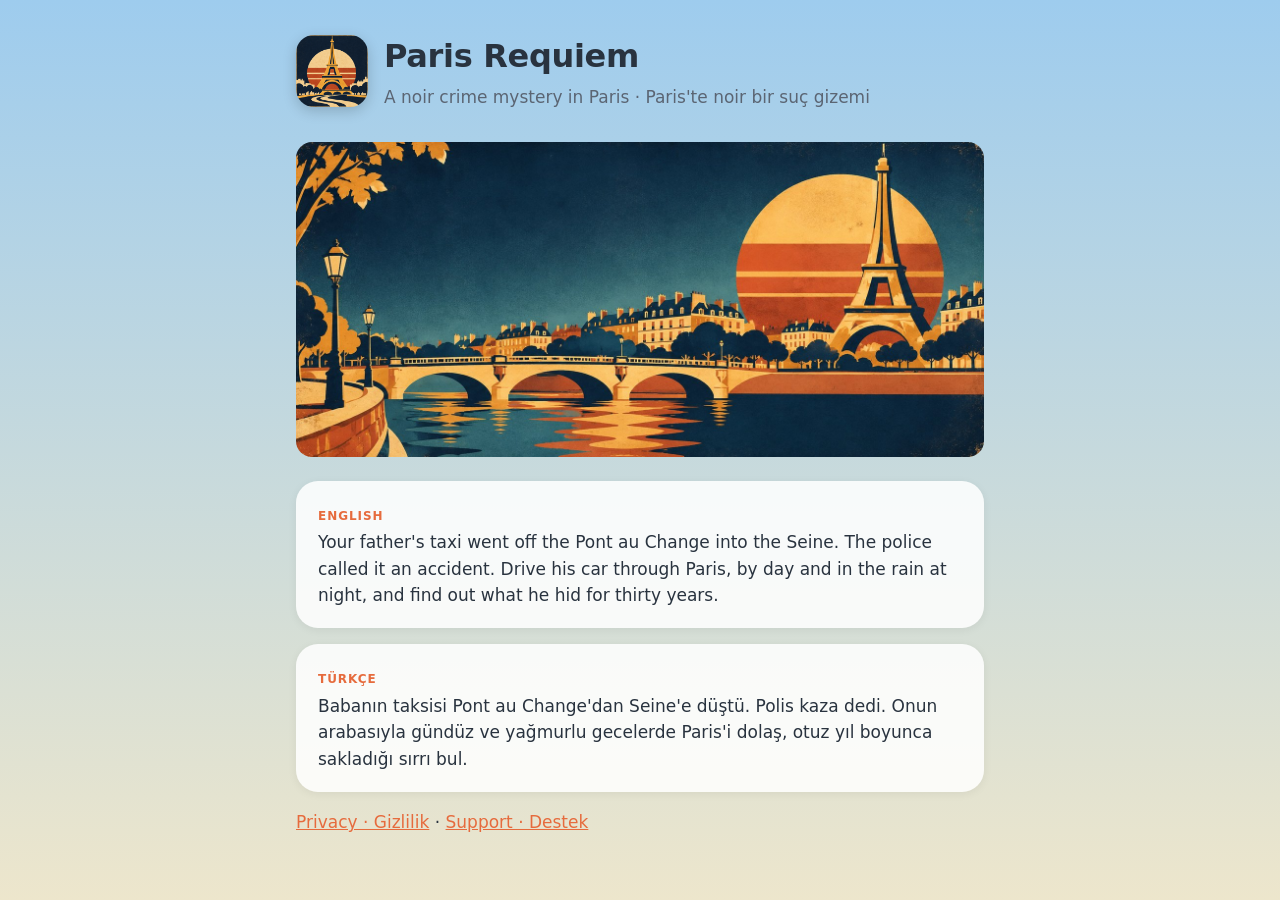
<file: index.html>
<!doctype html>
<html lang="en">
<head>
  <meta charset="utf-8">
  <meta name="viewport" content="width=device-width, initial-scale=1">
  <title>Paris Requiem</title>
  <meta name="description" content="Paris Requiem: a story-driven noir crime mystery in Paris, for iPhone and iPad.">
  <link rel="icon" href="icon.png">
  <link rel="stylesheet" href="style.css">
</head>
<body>
<main>
  <header>
    <img src="icon.png" alt="Paris Requiem">
    <div>
      <h1>Paris Requiem</h1>
      <p class="tagline">A noir crime mystery in Paris · Paris'te noir bir suç gizemi</p>
    </div>
  </header>
  <img src="poster.jpg" alt="Paris at sunset over the Seine" style="width:100%;border-radius:16px;margin:8px 0 16px">
  <section class="card">
    <span class="lang">ENGLISH</span>
    <p>Your father's taxi went off the Pont au Change into the Seine. The police called it an accident.
      Drive his car through Paris, by day and in the rain at night, and find out what he hid for thirty years.</p>
  </section>
  <section class="card">
    <span class="lang">TÜRKÇE</span>
    <p>Babanın taksisi Pont au Change'dan Seine'e düştü. Polis kaza dedi. Onun arabasıyla gündüz ve yağmurlu
      gecelerde Paris'i dolaş, otuz yıl boyunca sakladığı sırrı bul.</p>
  </section>
  <p class="links"><a href="privacy.html">Privacy · Gizlilik</a> · <a href="support.html">Support · Destek</a></p>
</main>
</body>
</html>
</file>
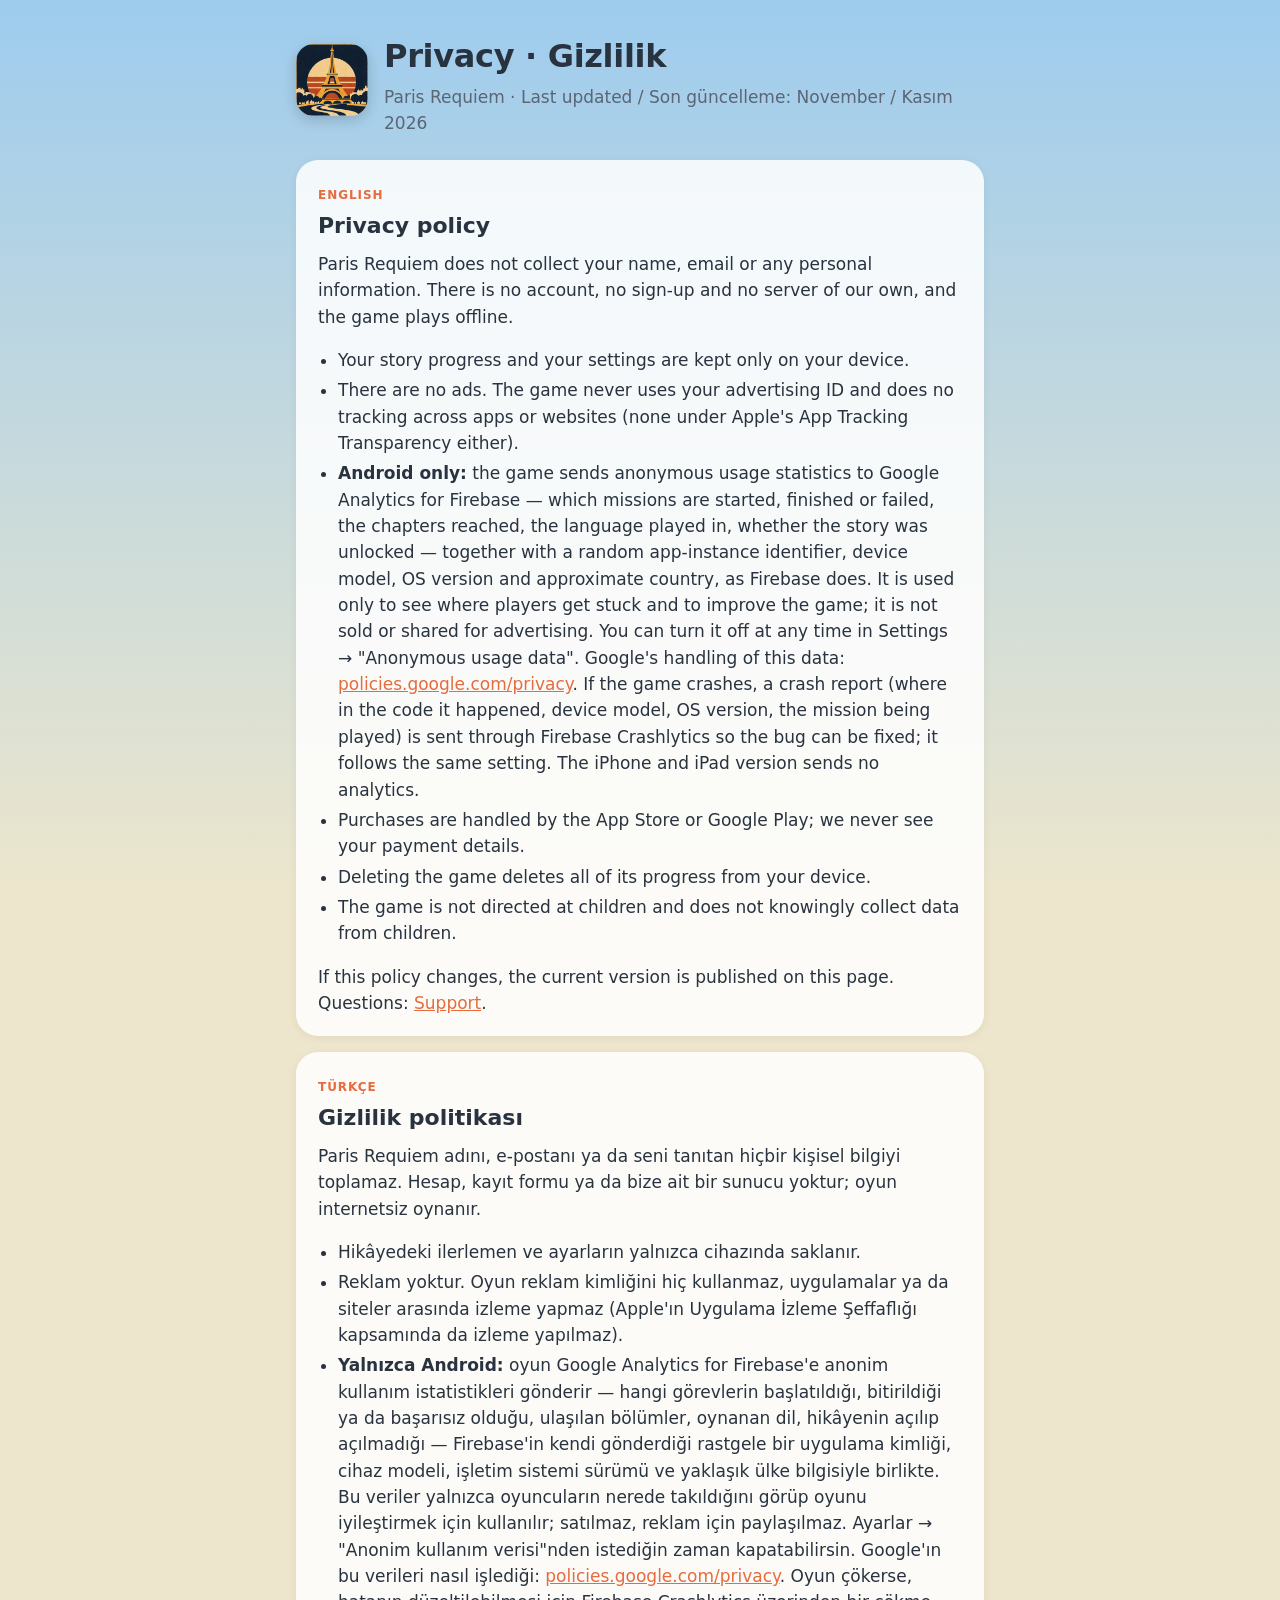
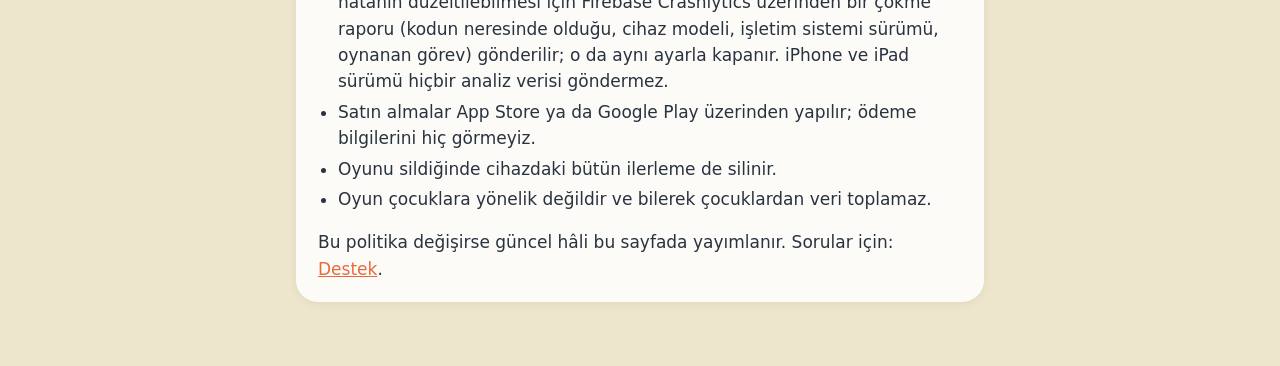
<file: privacy.html>
<!doctype html>
<html lang="en">
<head>
  <meta charset="utf-8">
  <meta name="viewport" content="width=device-width, initial-scale=1">
  <title>Paris Requiem Privacy</title>
  <meta name="description" content="Paris Requiem privacy policy: no personal data is collected; anonymous usage statistics and crash reports on Android only, which you can turn off.">
  <link rel="icon" href="icon.png">
  <link rel="stylesheet" href="style.css">
</head>
<body>
<main>
  <header>
    <a href="./"><img src="icon.png" alt="Paris Requiem"></a>
    <div>
      <h1>Privacy · Gizlilik</h1>
      <p class="tagline">Paris Requiem · Last updated / Son güncelleme: November / Kasım 2026</p>
    </div>
  </header>
  <section class="card">
    <span class="lang">ENGLISH</span>
    <h2>Privacy policy</h2>
    <p>Paris Requiem does not collect your name, email or any personal information. There is no account,
      no sign-up and no server of our own, and the game plays offline.</p>
    <ul>
      <li>Your story progress and your settings are kept only on your device.</li>
      <li>There are no ads. The game never uses your advertising ID and does no tracking across apps or websites
        (none under Apple's App Tracking Transparency either).</li>
      <li><strong>Android only:</strong> the game sends anonymous usage statistics to Google Analytics for Firebase —
        which missions are started, finished or failed, the chapters reached, the language played in, whether the
        story was unlocked — together with a random app-instance identifier, device model, OS version and approximate
        country, as Firebase does. It is used only to see where players get stuck and to improve the game; it is not
        sold or shared for advertising. You can turn it off at any time in Settings → "Anonymous usage data".
        Google's handling of this data: <a href="https://policies.google.com/privacy">policies.google.com/privacy</a>.
        If the game crashes, a crash report (where in the code it happened, device model, OS version, the mission being
        played) is sent through Firebase Crashlytics so the bug can be fixed; it follows the same setting.
        The iPhone and iPad version sends no analytics.</li>
      <li>Purchases are handled by the App Store or Google Play; we never see your payment details.</li>
      <li>Deleting the game deletes all of its progress from your device.</li>
      <li>The game is not directed at children and does not knowingly collect data from children.</li>
    </ul>
    <p>If this policy changes, the current version is published on this page. Questions: <a href="support.html">Support</a>.</p>
  </section>
  <section class="card">
    <span class="lang">TÜRKÇE</span>
    <h2>Gizlilik politikası</h2>
    <p>Paris Requiem adını, e-postanı ya da seni tanıtan hiçbir kişisel bilgiyi toplamaz. Hesap, kayıt formu ya da
      bize ait bir sunucu yoktur; oyun internetsiz oynanır.</p>
    <ul>
      <li>Hikâyedeki ilerlemen ve ayarların yalnızca cihazında saklanır.</li>
      <li>Reklam yoktur. Oyun reklam kimliğini hiç kullanmaz, uygulamalar ya da siteler arasında izleme yapmaz
        (Apple'ın Uygulama İzleme Şeffaflığı kapsamında da izleme yapılmaz).</li>
      <li><strong>Yalnızca Android:</strong> oyun Google Analytics for Firebase'e anonim kullanım istatistikleri gönderir —
        hangi görevlerin başlatıldığı, bitirildiği ya da başarısız olduğu, ulaşılan bölümler, oynanan dil, hikâyenin açılıp
        açılmadığı — Firebase'in kendi gönderdiği rastgele bir uygulama kimliği, cihaz modeli, işletim sistemi sürümü ve
        yaklaşık ülke bilgisiyle birlikte. Bu veriler yalnızca oyuncuların nerede takıldığını görüp oyunu iyileştirmek için
        kullanılır; satılmaz, reklam için paylaşılmaz. Ayarlar → "Anonim kullanım verisi"nden istediğin zaman kapatabilirsin.
        Google'ın bu verileri nasıl işlediği: <a href="https://policies.google.com/privacy">policies.google.com/privacy</a>.
        Oyun çökerse, hatanın düzeltilebilmesi için Firebase Crashlytics üzerinden bir çökme raporu (kodun neresinde olduğu,
        cihaz modeli, işletim sistemi sürümü, oynanan görev) gönderilir; o da aynı ayarla kapanır.
        iPhone ve iPad sürümü hiçbir analiz verisi göndermez.</li>
      <li>Satın almalar App Store ya da Google Play üzerinden yapılır; ödeme bilgilerini hiç görmeyiz.</li>
      <li>Oyunu sildiğinde cihazdaki bütün ilerleme de silinir.</li>
      <li>Oyun çocuklara yönelik değildir ve bilerek çocuklardan veri toplamaz.</li>
    </ul>
    <p>Bu politika değişirse güncel hâli bu sayfada yayımlanır. Sorular için: <a href="support.html">Destek</a>.</p>
  </section>
</main>
</body>
</html>
</file>
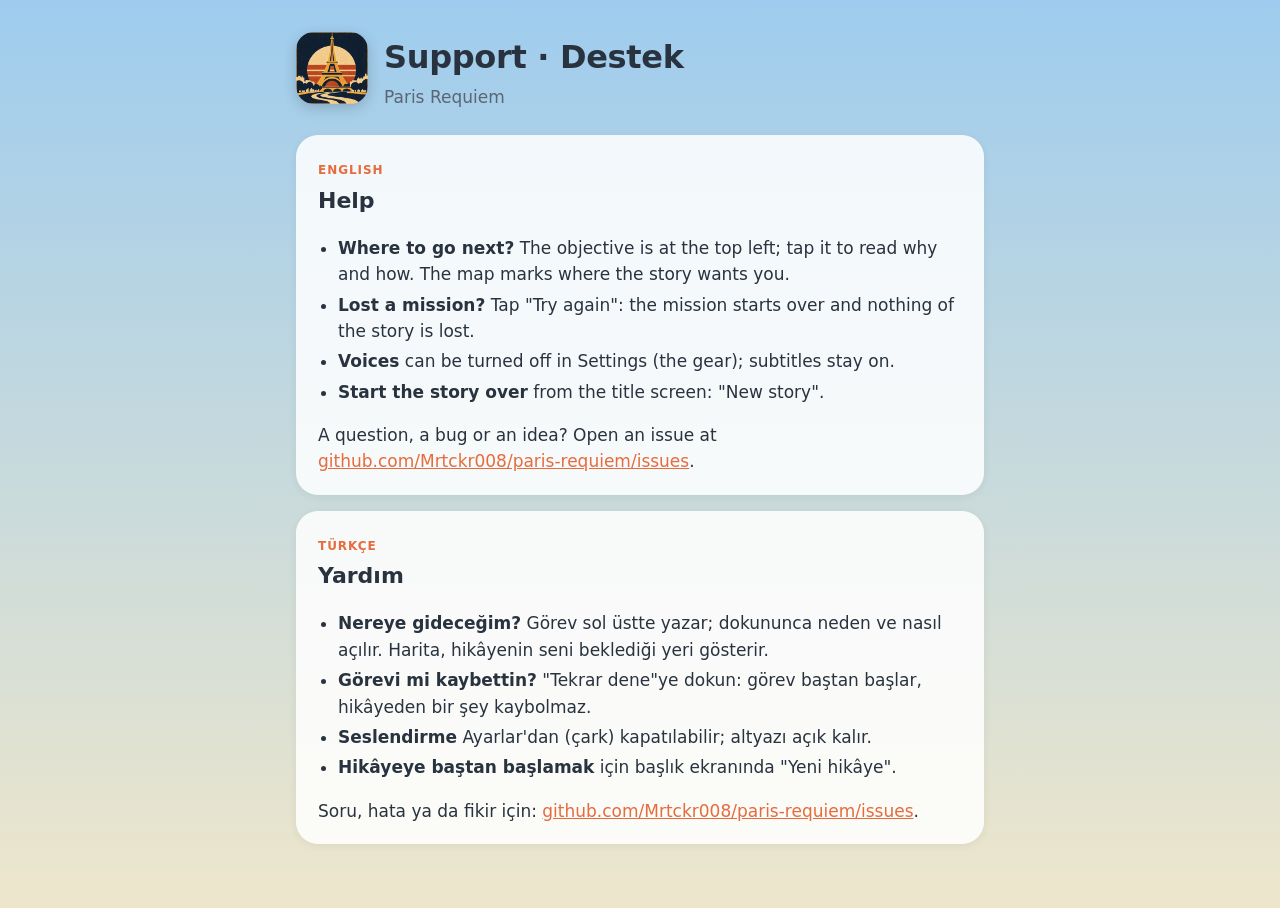
<file: support.html>
<!doctype html>
<html lang="en">
<head>
  <meta charset="utf-8">
  <meta name="viewport" content="width=device-width, initial-scale=1">
  <title>Paris Requiem Support</title>
  <meta name="description" content="Help and contact for Paris Requiem.">
  <link rel="icon" href="icon.png">
  <link rel="stylesheet" href="style.css">
</head>
<body>
<main>
  <header>
    <a href="./"><img src="icon.png" alt="Paris Requiem"></a>
    <div>
      <h1>Support · Destek</h1>
      <p class="tagline">Paris Requiem</p>
    </div>
  </header>
  <section class="card">
    <span class="lang">ENGLISH</span>
    <h2>Help</h2>
    <ul>
      <li><strong>Where to go next?</strong> The objective is at the top left; tap it to read why and how. The map marks where the story wants you.</li>
      <li><strong>Lost a mission?</strong> Tap "Try again": the mission starts over and nothing of the story is lost.</li>
      <li><strong>Voices</strong> can be turned off in Settings (the gear); subtitles stay on.</li>
      <li><strong>Start the story over</strong> from the title screen: "New story".</li>
    </ul>
    <p>A question, a bug or an idea? Open an issue at
      <a href="https://github.com/Mrtckr008/paris-requiem/issues">github.com/Mrtckr008/paris-requiem/issues</a>.</p>
  </section>
  <section class="card">
    <span class="lang">TÜRKÇE</span>
    <h2>Yardım</h2>
    <ul>
      <li><strong>Nereye gideceğim?</strong> Görev sol üstte yazar; dokununca neden ve nasıl açılır. Harita, hikâyenin seni beklediği yeri gösterir.</li>
      <li><strong>Görevi mi kaybettin?</strong> "Tekrar dene"ye dokun: görev baştan başlar, hikâyeden bir şey kaybolmaz.</li>
      <li><strong>Seslendirme</strong> Ayarlar'dan (çark) kapatılabilir; altyazı açık kalır.</li>
      <li><strong>Hikâyeye baştan başlamak</strong> için başlık ekranında "Yeni hikâye".</li>
    </ul>
    <p>Soru, hata ya da fikir için:
      <a href="https://github.com/Mrtckr008/paris-requiem/issues">github.com/Mrtckr008/paris-requiem/issues</a>.</p>
  </section>
</main>
</body>
</html>
</file>
<file: style.css>
/* Makas — the game's little website (docs/AppStore.md): the sky of the
   game behind cards of plain text. */

:root {
  --sky-top: #9eccee;
  --sky-bottom: #ede6cc;
  --ink: #29333f;
  --soft: #5b6573;
  --card: rgba(255, 255, 255, 0.86);
  --accent: #e66b3d;
  --line: rgba(41, 51, 63, 0.12);
}

@media (prefers-color-scheme: dark) {
  :root {
    --sky-top: #1d2a3a;
    --sky-bottom: #2b2a26;
    --ink: #eef1f5;
    --soft: #b4bcc7;
    --card: rgba(30, 36, 46, 0.86);
    --line: rgba(238, 241, 245, 0.14);
  }
}

* { box-sizing: border-box; }

html { background: var(--sky-bottom); }

body {
  margin: 0;
  min-height: 100vh;
  color: var(--ink);
  background: linear-gradient(var(--sky-top), var(--sky-bottom)) fixed;
  font: 17px/1.55 ui-rounded, -apple-system, "SF Pro Rounded", system-ui, sans-serif;
}

main {
  max-width: 720px;
  margin: 0 auto;
  padding: 32px 16px 48px;
}

header {
  display: flex;
  align-items: center;
  gap: 16px;
  margin-bottom: 24px;
}

header img {
  width: 72px;
  height: 72px;
  border-radius: 18px;
  box-shadow: 0 4px 14px rgba(0, 0, 0, 0.18);
}

header a { color: inherit; text-decoration: none; }

h1 { margin: 0; font-size: 32px; font-weight: 800; letter-spacing: -0.01em; }
h2 { margin: 0 0 8px; font-size: 22px; font-weight: 800; }
h3 { margin: 20px 0 4px; font-size: 17px; font-weight: 800; }

.tagline { margin: 2px 0 0; color: var(--soft); }

.card {
  background: var(--card);
  border-radius: 22px;
  padding: 20px 22px;
  margin: 0 0 16px;
  box-shadow: 0 2px 10px rgba(0, 0, 0, 0.06);
}

.card p:first-of-type { margin-top: 0; }
.card p:last-child, .card ul:last-child { margin-bottom: 0; }

.lang {
  display: inline-block;
  font-size: 12px;
  font-weight: 800;
  letter-spacing: 0.08em;
  color: var(--accent);
  margin-bottom: 4px;
}

a { color: var(--accent); }

nav {
  display: flex;
  flex-wrap: wrap;
  gap: 10px;
  margin: 0 0 20px;
}

nav a {
  background: var(--card);
  color: var(--ink);
  font-weight: 700;
  text-decoration: none;
  padding: 8px 16px;
  border-radius: 999px;
}

.shots {
  display: flex;
  gap: 16px;
  justify-content: center;
  margin: 8px 0 20px;
}

.shots img {
  width: min(44%, 260px);
  height: auto;
  border-radius: 24px;
  box-shadow: 0 6px 20px rgba(0, 0, 0, 0.18);
}

ul { padding-left: 20px; }
li { margin: 4px 0; }

footer {
  color: var(--soft);
  font-size: 14px;
  text-align: center;
  margin-top: 28px;
}
</file>
